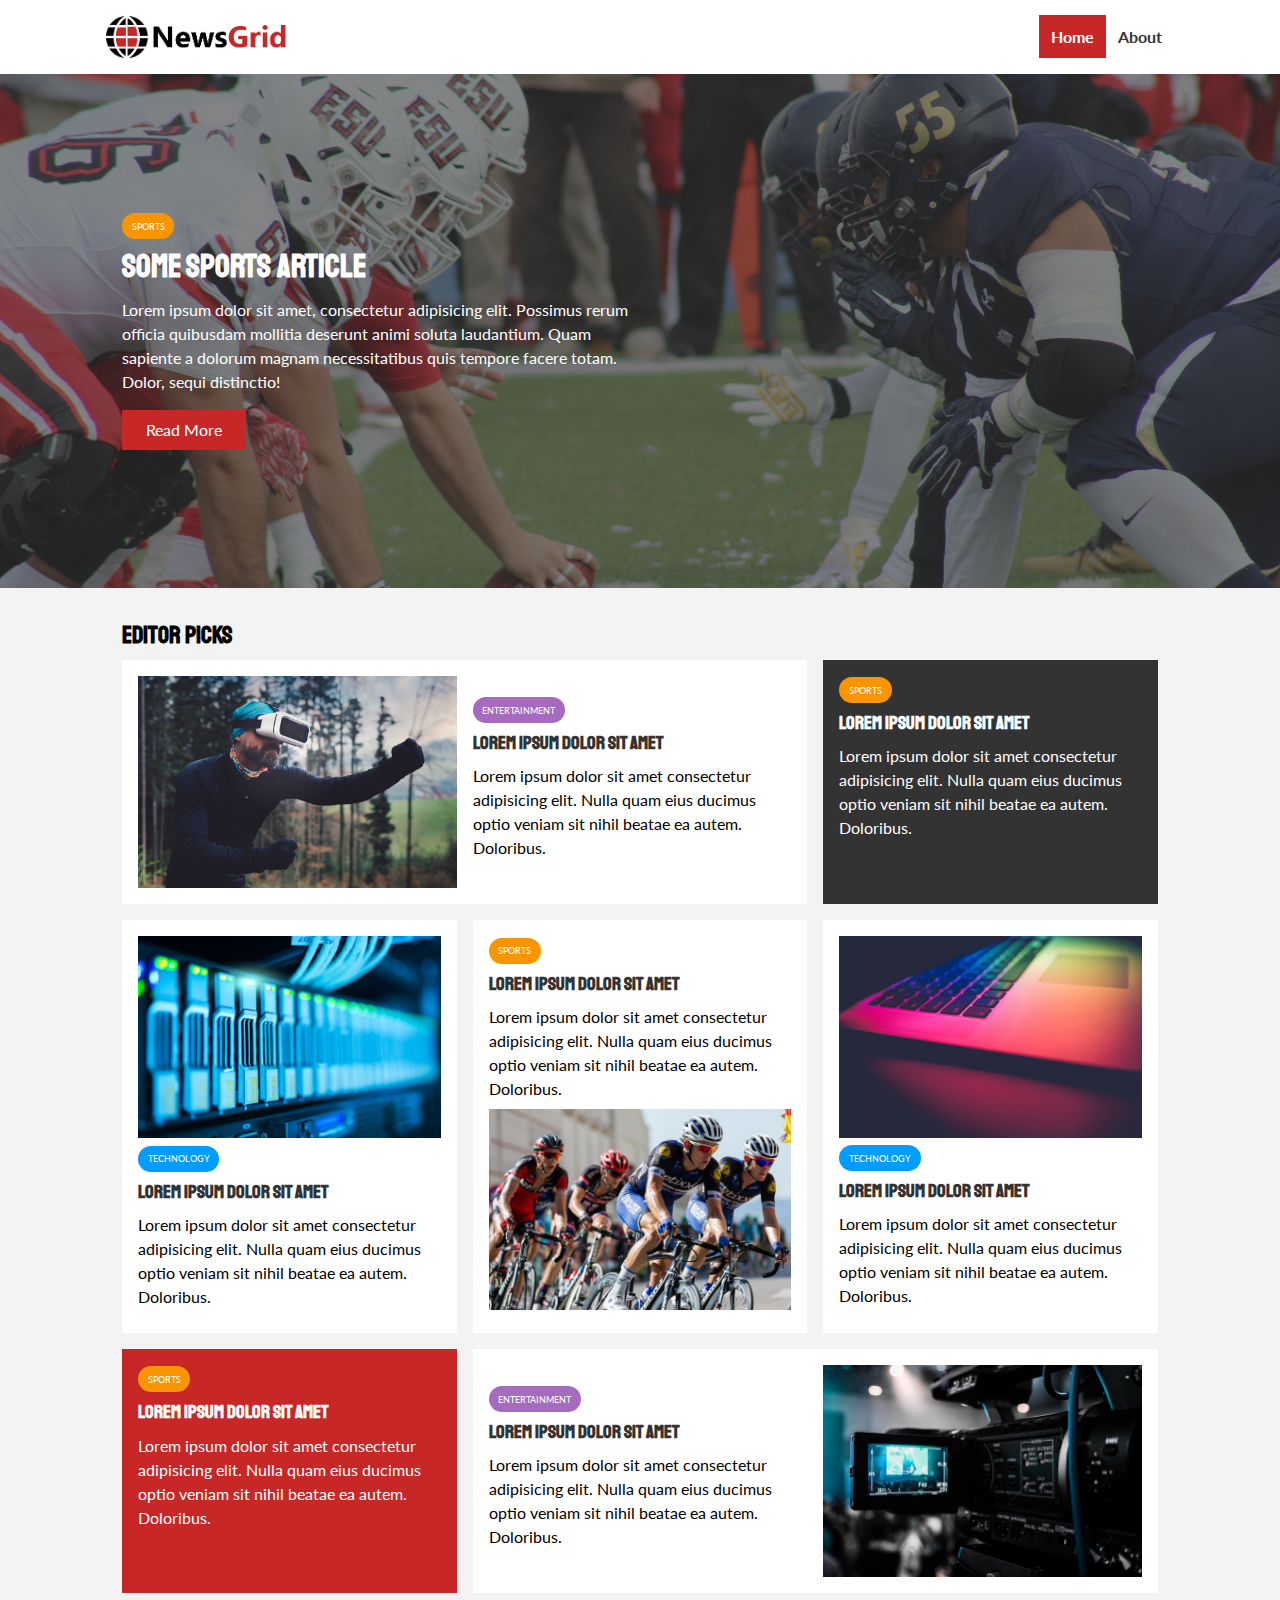
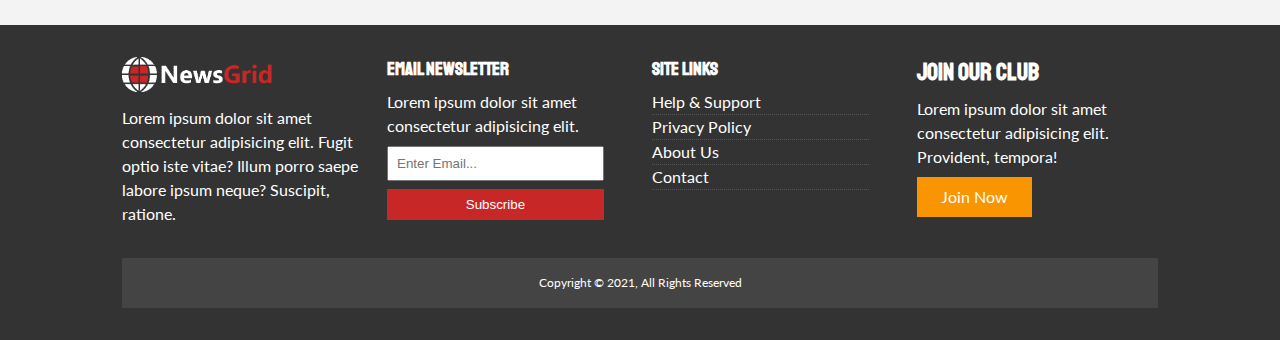
<file: index.html>
<!DOCTYPE html>
<html lang="en">

<head>
  <meta charset="UTF-8">
  <meta http-equiv="X-UA-Compatible" content="IE=edge">
  <meta name="viewport" content="width=device-width, initial-scale=1.0">
  <link rel="stylesheet" href="https://use.fontawesome.com/releases/v5.6.3/css/all.css"
    integrity="sha384-UHRtZLI+pbxtHCWp1t77Bi1L4ZtiqrqD80Kn4Z8NTSRyMA2Fd33n5dQ8lWUE00s/" crossorigin="anonymous">
  <link href="https://fonts.googleapis.com/css2?family=Lato&family=Staatliches&display=swap" rel="stylesheet">
  <link rel="stylesheet" href="css/style.css">
  <link rel="stylesheet" media="screen and (max-width: 768px)" href="css/mobile.css">
  <link rel="shortcut icon" type="image/x-icon" href="favicon.ico">
  <title>NewsGrid | Latest NewsGrid</title>
</head>

<body>
  <nav id="main-nav">
    <div class="container">
      <img src="img/logo.png" alt="NewsGrid" class="logo">
      <div class="social">
        <a href="http://facebook.com" target="blank"><i class="fab fa-facebook fa-2x"></i></a>
        <a href="http://twitter.com" target="blank"><i class="fab fa-twitter fa-2x"></i></a>
        <a href="http://instagram.com" target="blank"><i class="fab fa-instagram fa-2x"></i></a>
        <a href="http://youtube.com" target="blank"><i class="fab fa-youtube fa-2x"></i></a>
      </div>
      <ul>
        <li><a href="index.html" class="current">Home</a></li>
        <li><a href="about.html">About</a></li>
      </ul>
    </div>
  </nav>

  <!-- Showcase -->
  <header id="showcase">
    <div class="container">
      <div class="showcase-container">
        <div class="showcase-content">
          <div class="category category-sports">Sports</div>
          <h1>Some Sports Article</h1>
          <p>Lorem ipsum dolor sit amet, consectetur adipisicing elit. Possimus rerum officia quibusdam mollitia
            deserunt animi soluta laudantium. Quam sapiente a dolorum magnam necessitatibus quis tempore facere totam.
            Dolor, sequi distinctio!</p>
          <a href="article.html" class="btn btn-primary">Read More</a>
        </div>
      </div>
    </div>
  </header>

  <!-- Home Articles -->
  <section id="home-articles" class="py-2">
    <div class="container">
      <h2>Editor Picks</h2>
      <div class="articles-container">
        <article class="card">
          <img src="img/articles/ent1.jpg" alt="">
          <div>
            <div class="category category-ent">Entertainment</div>
            <h3>
              <a href="article.html">Lorem ipsum dolor sit amet</a>
            </h3>
            <p>Lorem ipsum dolor sit amet consectetur adipisicing elit. Nulla quam eius ducimus optio veniam sit nihil
              beatae ea autem. Doloribus.</p>
          </div>
        </article>
        <article class="card bg-dark">
          <div class="category category-sports">Sports</div>
          <h3>
            <a href="article.html">Lorem ipsum dolor sit amet</a>
          </h3>
          <p>Lorem ipsum dolor sit amet consectetur adipisicing elit. Nulla quam eius ducimus optio veniam sit nihil
            beatae ea autem. Doloribus.</p>
        </article>
        <article class="card">
          <img src="img/articles/tech1.jpg" alt="">
          <div class="category category-tech">Technology</div>
          <h3>
            <a href="article.html">Lorem ipsum dolor sit amet</a>
          </h3>
          <p>Lorem ipsum dolor sit amet consectetur adipisicing elit. Nulla quam eius ducimus optio veniam sit nihil
            beatae ea autem. Doloribus.</p>
        </article>
        <article class="card">
          <div class="category category-sports">Sports</div>
          <h3>
            <a href="article.html">Lorem ipsum dolor sit amet</a>
          </h3>
          <p>Lorem ipsum dolor sit amet consectetur adipisicing elit. Nulla quam eius ducimus optio veniam sit nihil
            beatae ea autem. Doloribus.</p>
          <img src="img/articles/sports1.jpg" alt="">
        </article>
        <article class="card">
          <img src="img/articles/tech2.jpg" alt="">
          <div class="category category-tech">Technology</div>
          <h3>
            <a href="article.html">Lorem ipsum dolor sit amet</a>
          </h3>
          <p>Lorem ipsum dolor sit amet consectetur adipisicing elit. Nulla quam eius ducimus optio veniam sit nihil
            beatae ea autem. Doloribus.</p>
        </article>
        <article class="card bg-primary">
          <div class="category category-sports">Sports</div>
          <h3>
            <a href="article.html">Lorem ipsum dolor sit amet</a>
          </h3>
          <p>Lorem ipsum dolor sit amet consectetur adipisicing elit. Nulla quam eius ducimus optio veniam sit nihil
            beatae ea autem. Doloribus.</p>
        </article>
        <article class="card">
          <div>
            <div class="category category-ent">Entertainment</div>
            <h3>
              <a href="article.html">Lorem ipsum dolor sit amet</a>
            </h3>
            <p>Lorem ipsum dolor sit amet consectetur adipisicing elit. Nulla quam eius ducimus optio veniam sit nihil
              beatae ea autem. Doloribus.</p>
          </div>
          <img src="img/articles/ent2.jpg" alt="">
        </article>
      </div>
    </div>
  </section>

  <!-- Footer -->
  <footer id="main-footer" class="py-2">
    <div class="container footer-container">
      <div>
        <img src="img/logo_light.png" alt="NewsGrid">
        <p>Lorem ipsum dolor sit amet consectetur adipisicing elit. Fugit optio iste vitae? Illum porro saepe labore ipsum neque? Suscipit, ratione.</p>
      </div>
      <div>
        <h3>Email Newsletter</h3>
        <p>Lorem ipsum dolor sit amet consectetur adipisicing elit.</p>
        <form>
          <input type="email" placeholder="Enter Email...">
          <input type="submit" value="Subscribe" class="btn btn-primary">
        </form>
      </div>
      <div>
        <h3>Site Links</h3>
        <ul class="list">
          <li><a href="#">Help & Support</a></li>
          <li><a href="#">Privacy Policy</a></li>
          <li><a href="#">About Us</a></li>
          <li><a href="#">Contact</a></li>
        </ul>
      </div>
      <div>
        <h2>Join Our Club</h2>
        <p>Lorem ipsum dolor sit amet consectetur adipisicing elit. Provident, tempora!</p>
        <a href="#" class="btn btn-secondary">Join Now</a>
      </div>
      <div>
        <p>Copyright &copy 2021, All Rights Reserved</p>
      </div>
    </div>
  </footer>
</body>

</html>
</file>
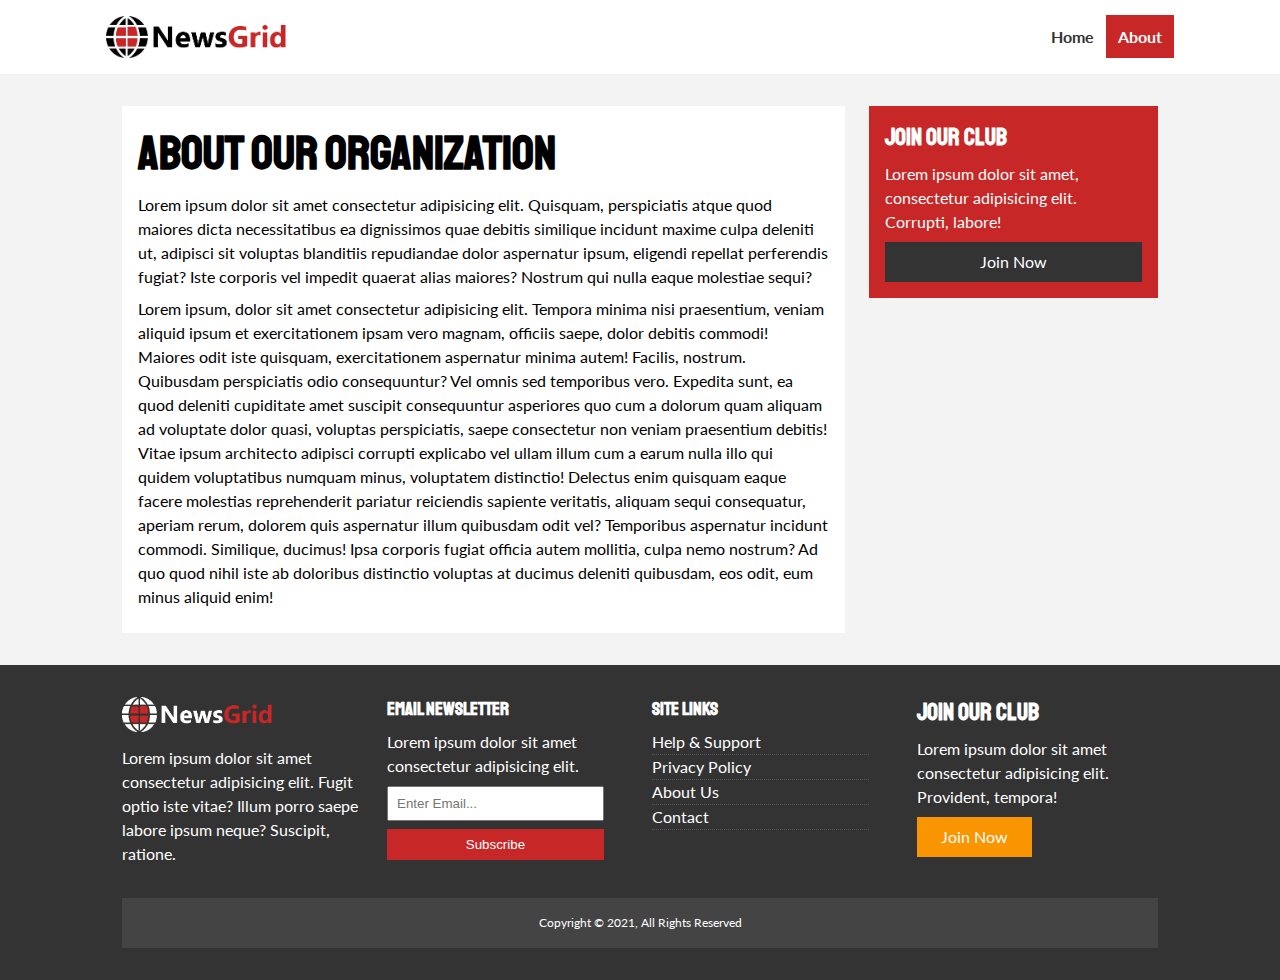
<file: about.html>
<!DOCTYPE html>
<html lang="en">

<head>
  <meta charset="UTF-8">
  <meta http-equiv="X-UA-Compatible" content="IE=edge">
  <meta name="viewport" content="width=device-width, initial-scale=1.0">
  <link rel="stylesheet" href="https://use.fontawesome.com/releases/v5.6.3/css/all.css"
    integrity="sha384-UHRtZLI+pbxtHCWp1t77Bi1L4ZtiqrqD80Kn4Z8NTSRyMA2Fd33n5dQ8lWUE00s/" crossorigin="anonymous">
  <link href="https://fonts.googleapis.com/css2?family=Lato&family=Staatliches&display=swap" rel="stylesheet">
  <link rel="stylesheet" href="css/style.css">
  <link rel="stylesheet" media="screen and (max-width: 768px)" href="css/mobile.css">
  <link rel="shortcut icon" type="image/x-icon" href="favicon.ico">
  <title>NewsGrid | About</title>
</head>

<body>
  <nav id="main-nav">
    <div class="container">
      <img src="img/logo.png" alt="NewsGrid" class="logo">
      <div class="social">
        <a href="http://facebook.com" target="blank"><i class="fab fa-facebook fa-2x"></i></a>
        <a href="http://twitter.com" target="blank"><i class="fab fa-twitter fa-2x"></i></a>
        <a href="http://instagram.com" target="blank"><i class="fab fa-instagram fa-2x"></i></a>
        <a href="http://youtube.com" target="blank"><i class="fab fa-youtube fa-2x"></i></a>
      </div>
      <ul>
        <li><a href="index.html">Home</a></li>
        <li><a href="about.html" class="current">About</a></li>
      </ul>
    </div>
  </nav>

  <section id="about">
    <div class="container">
      <div class="page-container">
        <article class="card">
          <h1 class="l-heading">About Our Organization</h1>
          <p>Lorem ipsum dolor sit amet consectetur adipisicing elit. Quisquam, perspiciatis atque quod maiores dicta necessitatibus ea dignissimos quae debitis similique incidunt maxime culpa deleniti ut, adipisci sit voluptas blanditiis repudiandae dolor aspernatur ipsum, eligendi repellat perferendis fugiat? Iste corporis vel impedit quaerat alias maiores? Nostrum qui nulla eaque molestiae sequi?</p>
          <p>Lorem ipsum, dolor sit amet consectetur adipisicing elit. Tempora minima nisi praesentium, veniam aliquid ipsum et exercitationem ipsam vero magnam, officiis saepe, dolor debitis commodi! Maiores odit iste quisquam, exercitationem aspernatur minima autem! Facilis, nostrum. Quibusdam perspiciatis odio consequuntur? Vel omnis sed temporibus vero. Expedita sunt, ea quod deleniti cupiditate amet suscipit consequuntur asperiores quo cum a dolorum quam aliquam ad voluptate dolor quasi, voluptas perspiciatis, saepe consectetur non veniam praesentium debitis! Vitae ipsum architecto adipisci corrupti explicabo vel ullam illum cum a earum nulla illo qui quidem voluptatibus numquam minus, voluptatem distinctio! Delectus enim quisquam eaque facere molestias reprehenderit pariatur reiciendis sapiente veritatis, aliquam sequi consequatur, aperiam rerum, dolorem quis aspernatur illum quibusdam odit vel? Temporibus aspernatur incidunt commodi. Similique, ducimus! Ipsa corporis fugiat officia autem mollitia, culpa nemo nostrum? Ad quo quod nihil iste ab doloribus distinctio voluptas at ducimus deleniti quibusdam, eos odit, eum minus aliquid enim!</p>
        </article>
        <aside class="card bg-primary">
          <h2>Join Our Club</h2>
          <p>Lorem ipsum dolor sit amet, consectetur adipisicing elit. Corrupti, labore!</p>
          <a href="#" class="btn btn-dark btn-block">Join Now</a>
        </aside>
      </div>
    </div>
  </section>

  <!-- Footer -->
  <footer id="main-footer" class="py-2">
    <div class="container footer-container">
      <div>
        <img src="img/logo_light.png" alt="NewsGrid">
        <p>Lorem ipsum dolor sit amet consectetur adipisicing elit. Fugit optio iste vitae? Illum porro saepe labore ipsum neque? Suscipit, ratione.</p>
      </div>
      <div>
        <h3>Email Newsletter</h3>
        <p>Lorem ipsum dolor sit amet consectetur adipisicing elit.</p>
        <form>
          <input type="email" placeholder="Enter Email...">
          <input type="submit" value="Subscribe" class="btn btn-primary">
        </form>
      </div>
      <div>
        <h3>Site Links</h3>
        <ul class="list">
          <li><a href="#">Help & Support</a></li>
          <li><a href="#">Privacy Policy</a></li>
          <li><a href="#">About Us</a></li>
          <li><a href="#">Contact</a></li>
        </ul>
      </div>
      <div>
        <h2>Join Our Club</h2>
        <p>Lorem ipsum dolor sit amet consectetur adipisicing elit. Provident, tempora!</p>
        <a href="#" class="btn btn-secondary">Join Now</a>
      </div>
      <div>
        <p>Copyright &copy 2021, All Rights Reserved</p>
      </div>
    </div>
  </footer>
</body>

</html>
</file>
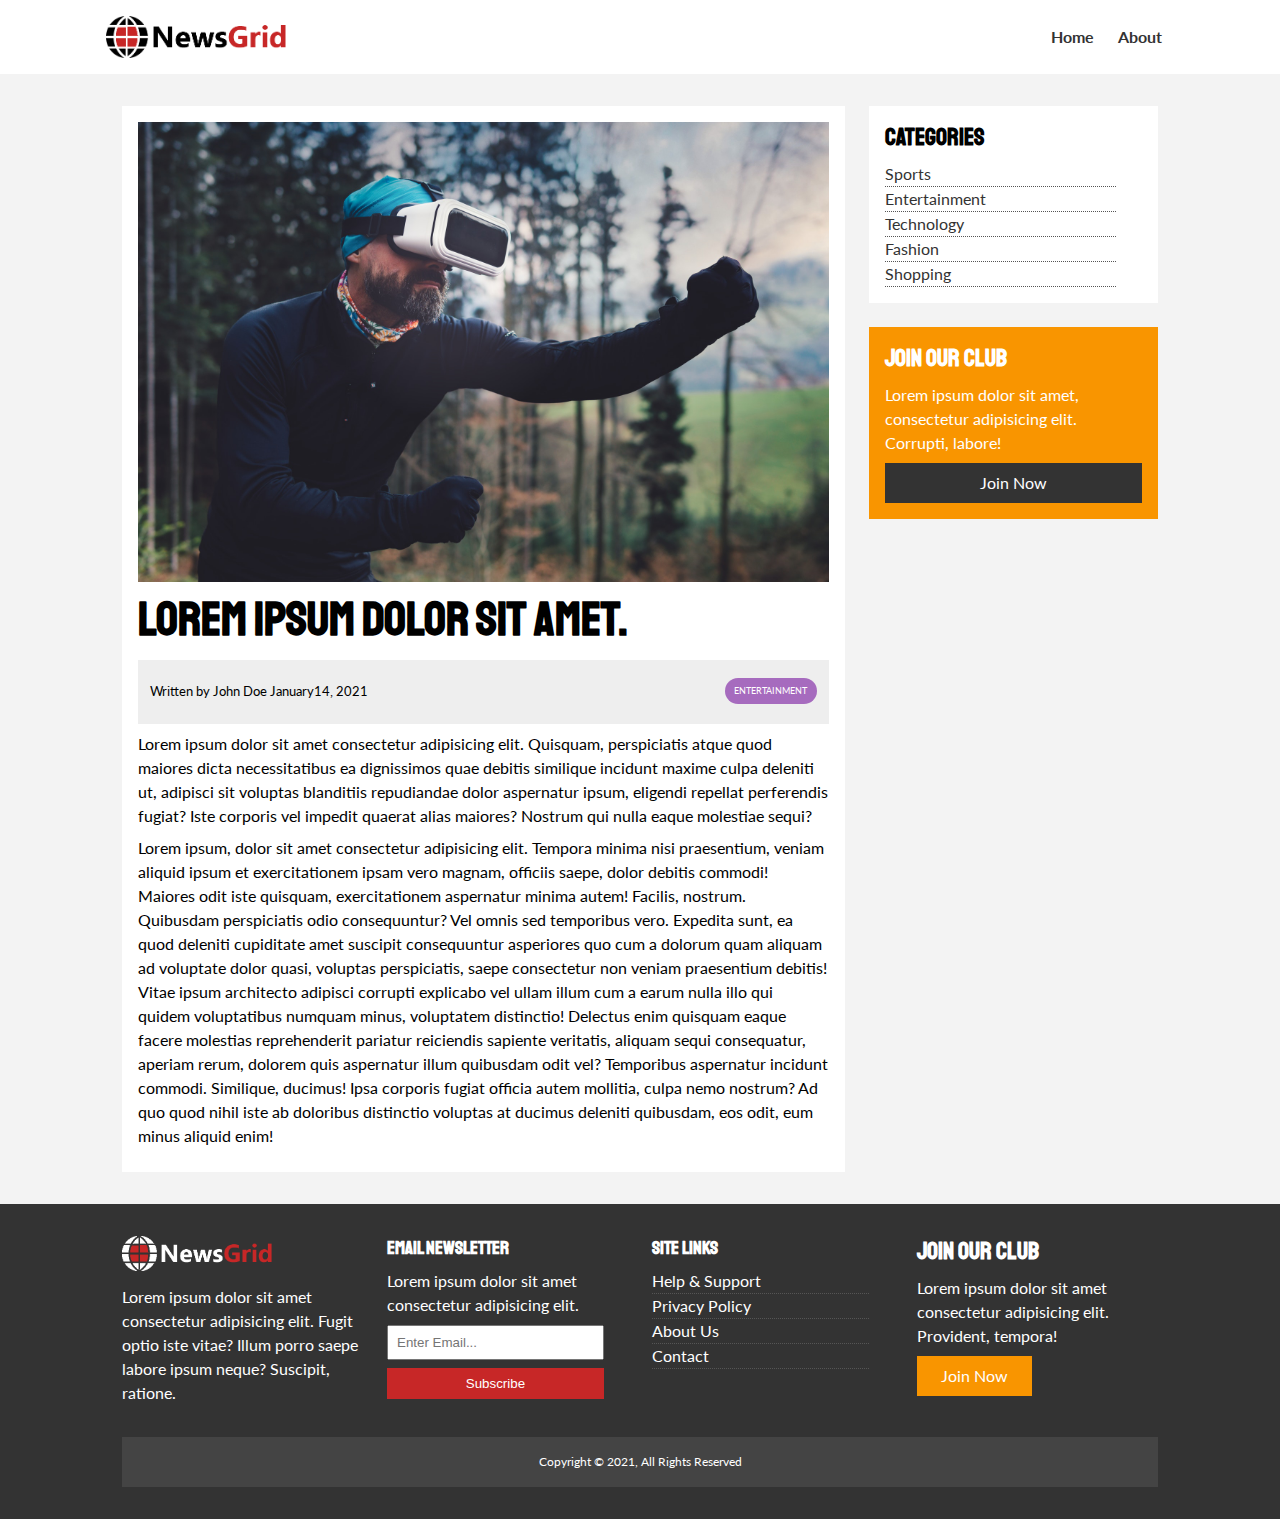
<file: article.html>
<!DOCTYPE html>
<html lang="en">

<head>
  <meta charset="UTF-8">
  <meta http-equiv="X-UA-Compatible" content="IE=edge">
  <meta name="viewport" content="width=device-width, initial-scale=1.0">
  <link rel="stylesheet" href="https://use.fontawesome.com/releases/v5.6.3/css/all.css"
    integrity="sha384-UHRtZLI+pbxtHCWp1t77Bi1L4ZtiqrqD80Kn4Z8NTSRyMA2Fd33n5dQ8lWUE00s/" crossorigin="anonymous">
  <link href="https://fonts.googleapis.com/css2?family=Lato&family=Staatliches&display=swap" rel="stylesheet">
  <link rel="stylesheet" href="css/style.css">
  <link rel="stylesheet" media="screen and (max-width: 768px)" href="css/mobile.css">
  <link rel="shortcut icon" type="image/x-icon" href="favicon.ico">
  <title>NewsGrid | Latest News</title>
</head>

<body>
  <nav id="main-nav">
    <div class="container">
      <img src="img/logo.png" alt="NewsGrid" class="logo">
      <div class="social">
        <a href="http://facebook.com" target="blank"><i class="fab fa-facebook fa-2x"></i></a>
        <a href="http://twitter.com" target="blank"><i class="fab fa-twitter fa-2x"></i></a>
        <a href="http://instagram.com" target="blank"><i class="fab fa-instagram fa-2x"></i></a>
        <a href="http://youtube.com" target="blank"><i class="fab fa-youtube fa-2x"></i></a>
      </div>
      <ul>
        <li><a href="index.html">Home</a></li>
        <li><a href="about.html">About</a></li>
      </ul>
    </div>
  </nav>

  <section id="article">
    <div class="container">
      <div class="page-container">
        <article class="card">
          <img src="img/articles/ent1.jpg" alt="">
          <h1 class="l-heading">Lorem ipsum dolor sit amet.</h1>
          <div class="meta">
            <small>
              <i class="fas fa-user"></i> Written by John Doe January14, 2021
            </small>
            <div class="category category-ent">Entertainment</div>
          </div>
          <p>Lorem ipsum dolor sit amet consectetur adipisicing elit. Quisquam, perspiciatis atque quod maiores dicta necessitatibus ea dignissimos quae debitis similique incidunt maxime culpa deleniti ut, adipisci sit voluptas blanditiis repudiandae dolor aspernatur ipsum, eligendi repellat perferendis fugiat? Iste corporis vel impedit quaerat alias maiores? Nostrum qui nulla eaque molestiae sequi?</p>
          <p>Lorem ipsum, dolor sit amet consectetur adipisicing elit. Tempora minima nisi praesentium, veniam aliquid ipsum et exercitationem ipsam vero magnam, officiis saepe, dolor debitis commodi! Maiores odit iste quisquam, exercitationem aspernatur minima autem! Facilis, nostrum. Quibusdam perspiciatis odio consequuntur? Vel omnis sed temporibus vero. Expedita sunt, ea quod deleniti cupiditate amet suscipit consequuntur asperiores quo cum a dolorum quam aliquam ad voluptate dolor quasi, voluptas perspiciatis, saepe consectetur non veniam praesentium debitis! Vitae ipsum architecto adipisci corrupti explicabo vel ullam illum cum a earum nulla illo qui quidem voluptatibus numquam minus, voluptatem distinctio! Delectus enim quisquam eaque facere molestias reprehenderit pariatur reiciendis sapiente veritatis, aliquam sequi consequatur, aperiam rerum, dolorem quis aspernatur illum quibusdam odit vel? Temporibus aspernatur incidunt commodi. Similique, ducimus! Ipsa corporis fugiat officia autem mollitia, culpa nemo nostrum? Ad quo quod nihil iste ab doloribus distinctio voluptas at ducimus deleniti quibusdam, eos odit, eum minus aliquid enim!</p>
        </article>

        <aside id="categories" class="card">
          <h2>Categories</h2>
          <ul class="list">
            <li><a href="#"><i class="fas fa-chevron-right"></i> Sports</a></li>
            <li><a href="#"><i class="fas fa-chevron-right"></i> Entertainment</a></li>
            <li><a href="#"><i class="fas fa-chevron-right"></i> Technology</a></li>
            <li><a href="#"><i class="fas fa-chevron-right"></i> Fashion</a></li>
            <li><a href="#"><i class="fas fa-chevron-right"></i> Shopping</a></li>
          </ul>
        </aside>

        <aside class="card bg-secondary">
          <h2>Join Our Club</h2>
          <p>Lorem ipsum dolor sit amet, consectetur adipisicing elit. Corrupti, labore!</p>
          <a href="#" class="btn btn-dark btn-block">Join Now</a>
        </aside>
      </div>
    </div>
  </section>

  <!-- Footer -->
  <footer id="main-footer" class="py-2">
    <div class="container footer-container">
      <div>
        <img src="img/logo_light.png" alt="NewsGrid">
        <p>Lorem ipsum dolor sit amet consectetur adipisicing elit. Fugit optio iste vitae? Illum porro saepe labore ipsum neque? Suscipit, ratione.</p>
      </div>
      <div>
        <h3>Email Newsletter</h3>
        <p>Lorem ipsum dolor sit amet consectetur adipisicing elit.</p>
        <form>
          <input type="email" placeholder="Enter Email...">
          <input type="submit" value="Subscribe" class="btn btn-primary">
        </form>
      </div>
      <div>
        <h3>Site Links</h3>
        <ul class="list">
          <li><a href="#">Help & Support</a></li>
          <li><a href="#">Privacy Policy</a></li>
          <li><a href="#">About Us</a></li>
          <li><a href="#">Contact</a></li>
        </ul>
      </div>
      <div>
        <h2>Join Our Club</h2>
        <p>Lorem ipsum dolor sit amet consectetur adipisicing elit. Provident, tempora!</p>
        <a href="#" class="btn btn-secondary">Join Now</a>
      </div>
      <div>
        <p>Copyright &copy 2021, All Rights Reserved</p>
      </div>
    </div>
  </footer>
</body>

</html>
</file>
<file: css/style.css>
:root {
  --primary-color: #c72727;
  --secondary-color: #f99500;
  --light-color: #f3f3f3;
  --dark-color: #333;
  --max-width: 1100px;
}

.category {
  --sports-color: #f99500;
  --ent-color: #a66bbe;
  --tech-color: #009cff;
}

* {
  margin: 0;
  padding: 0;
  box-sizing: border-box;
}

body {
  font-family: 'Lato', sans-serif;
  line-height: 1.5;
  background: var(--light-color);
}

a {
  color: #333;
  text-decoration: none;
}

ul {
  list-style: none;
}

p {
  margin: .5rem 0;
}

img {
  width: 100%;
}

h1, h2, h3, h4, h5, h6 {
  font-family: 'Staatliches', cursive;
  margin-bottom: .55rem;
  line-height: 1.3;
}

/* Utility */
.container {
  max-width: var(--max-width);
  margin: auto;
  padding: 0 2rem;
  overflow: hidden;
}

.category {
  display: inline-block;
  color: #fff;
  font-size: 0.55rem;
  text-transform: uppercase;
  padding: 0.4rem 0.6rem;
  border-radius: 15px;
  margin-bottom: 0.5rem;
}

.category-sports {
  background: var(--sports-color);
}
.category-ent {
  background: var(--ent-color);
}
.category-tech {
  background: var(--tech-color);
}

.btn {
  display: inline-block;
  border: none;
  background: var(--dark-color);
  color: #fff;
  padding: 0.5rem 1.5rem;
}

.btn-light {
  background: var(--light-color);
}
.btn-primary {
  background: var(--primary-color);
}
.btn-secondary {
  background: var(--secondary-color);
}

.btn:hover {
  opacity: 0.9;
}

.btn-block {
  display: block;
  width: 100%;
  text-align: center;
}

.card {
  background: #fff;
  padding: 1rem;
}

.bg-dark {
  background: var(--dark-color);
  color: #fff;
}

.bg-primary {
  background: var(--primary-color);
  color: #fff;
}

.bg-secondary {
  background: var(--secondary-color);
  color: #fff;
}

.bg-dark h1,
.bg-dark h2,
.bg-dark h3,
.bg-dark a,
.bg-primary h1,
.bg-primary h2,
.bg-primary h3,
.bg-primary a,
.bg-secondary h1,
.bg-secondary h2,
.bg-secondary h3,
.bg-secondary a {
  color: #fff;
}


.py-1 {
  padding: 1.5rem 0;
}
.py-2 {
  padding: 2rem 0;
}
.py-3 {
  padding: 3rem 0;
}
.p-1 {
  padding: 1.5rem;
}
.p-2 {
  padding: 2rem;
}
.p-1 {
  padding: 3rem;
}

.l-heading {
  font-size: 3rem;
}

.list li {
  padding: 0.5rem 0e;
  border-bottom: #555 dotted 1px;
  width: 90%;
}

.list li a:hover {
  color: var(--primary-color) !important;
}

/* Inner Page Grid Container */
.page-container {
  display: grid;
  grid-template-columns: 5fr 2fr;
  margin: 2rem 0;
  grid-gap: 1.5rem;
}

.page-container > *:first-child {
  grid-row: 1 / span 3;
}

/* Navigation */
#main-nav {
  background: #fff;
  position: sticky;
  top: 0;
  z-index: 2;
}

#main-nav .container {
  display: grid;
  grid-template-columns: 6fr 3fr 2fr;
  padding: 1rem;
  align-items: center;
}

#main-nav .logo {
  width: 180px;
}

#main-nav ul {
  justify-self: end;
  display: flex;
}

#main-nav ul li a {
  padding: 0.75rem;
  font-weight: bold;
}

#main-nav ul li a.current {
  background: var(--primary-color);
  color: #fff;
}

#main-nav ul li a:hover {
  background: var(--light-color);
  color: var(--dark-color);
}

#main-nav .social {
  justify-self: center;
}

#main-nav .social i {
  color: #777;
  margin-right: .5rem;
}

/* Showcase */
#showcase {
  color: #fff;
  background: #333;
  padding: 2rem;
  position: relative;
}

#showcase:before {
  content: '';
  background: url('../img/featured.jpg') no-repeat center center/cover;
  position: absolute;
  top: 0;
  left: 0;
  width: 100%;
  height: 100%;
  opacity: 0.4;
}

#showcase .showcase-container {
  display: grid;
  grid-template-columns: repeat(2, 1fr);
  justify-content: center;
  align-items: center;
  height: 50vh;
}

#showcase .showcase-content {
  z-index: 1;
}

#showcase .showcase-content p {
  margin-bottom: 1rem;
}

/* Home Articles */
#home-articles .articles-container {
  display: grid;
  grid-template-columns: repeat(3, 1fr);
  grid-gap: 1rem;
}

#home-articles .articles-container > *:first-child,
#home-articles .articles-container > *:last-child {
  display: grid;
  grid-template-columns: repeat(2, 1fr);
  grid-gap: 1rem;
  align-items: center;
  grid-column: 1 / span 2;
}

#home-articles .articles-container > *:last-child {
  grid-column: 2 / span 2;
}

#article .meta {
  display: flex;
  justify-content: space-between;
  align-items: center;
  background: #eee;
  padding: 0.75rem;
}

#article .meta .category {
  margin-top: 0.4rem;
}

/* Footer */
#main-footer {
  background: var(--dark-color);
  color: #fff;
}

#main-footer img {
  width: 150px;
}

#main-footer a {
  color: #fff;
}

#main-footer .footer-container {
  display: grid;
  grid-template-columns: repeat(4, 1fr);
  grid-gap: 1.5rem;
}

#main-footer .footer-container > *:last-child {
  background: #444;
  grid-column: 1 / span 4;
  padding: .5rem;
  text-align: center;
  font-size: 0.75rem;
}

#main-footer .footer-container input[type='email'] {
  width: 90%;
  padding: 0.5rem;
  margin-bottom: 0.5rem;
}

#main-footer .footer-container input[type='submit'] {
  width: 90%;
}
</file>
<file: css/mobile.css>
/* Navigation */
#main-nav .social {
  display: none;
}

#main-nav .container {
  grid-template-columns: 1fr;
  grid-gap: 1.2rem;
}

#main-nav ul, 
#main-nav .logo {
  justify-self: center;
}

#main-nav ul li a {
  padding: 0.50rem;
}

#home-articles .articles-container {
  grid-template-columns: repeat(2, 1fr);
}

#home-articles .articles-container > *:first-child,
#home-articles .articles-container > *:last-child {
  grid-template-columns: 1fr;
  grid-column: 1;
}

@media(max-width: 600px) {
  /* Stack Grid Items */
  #showcase .showcase-container,
  #home-articles .articles-container,
  #main-footer .footer-container {
    grid-template-columns: 1fr;
  }

  #main-footer .footer-container > *:last-child {
    grid-column: 1;
  }

  #main-footer .footer-container > *:first-child,
  #main-footer .footer-container > *:nth-child(2) {
    border-bottom: #444 dotted 1px;
    padding-bottom: 1rem;
  }

  .page-container {
    grid-template-columns: 1fr;
    text-align: center;
  }

  .page-container > *:first-child {
    grid-row: 1;
  }

  .l-heading {
    font-size: 2rem;
  }
}
</file>
